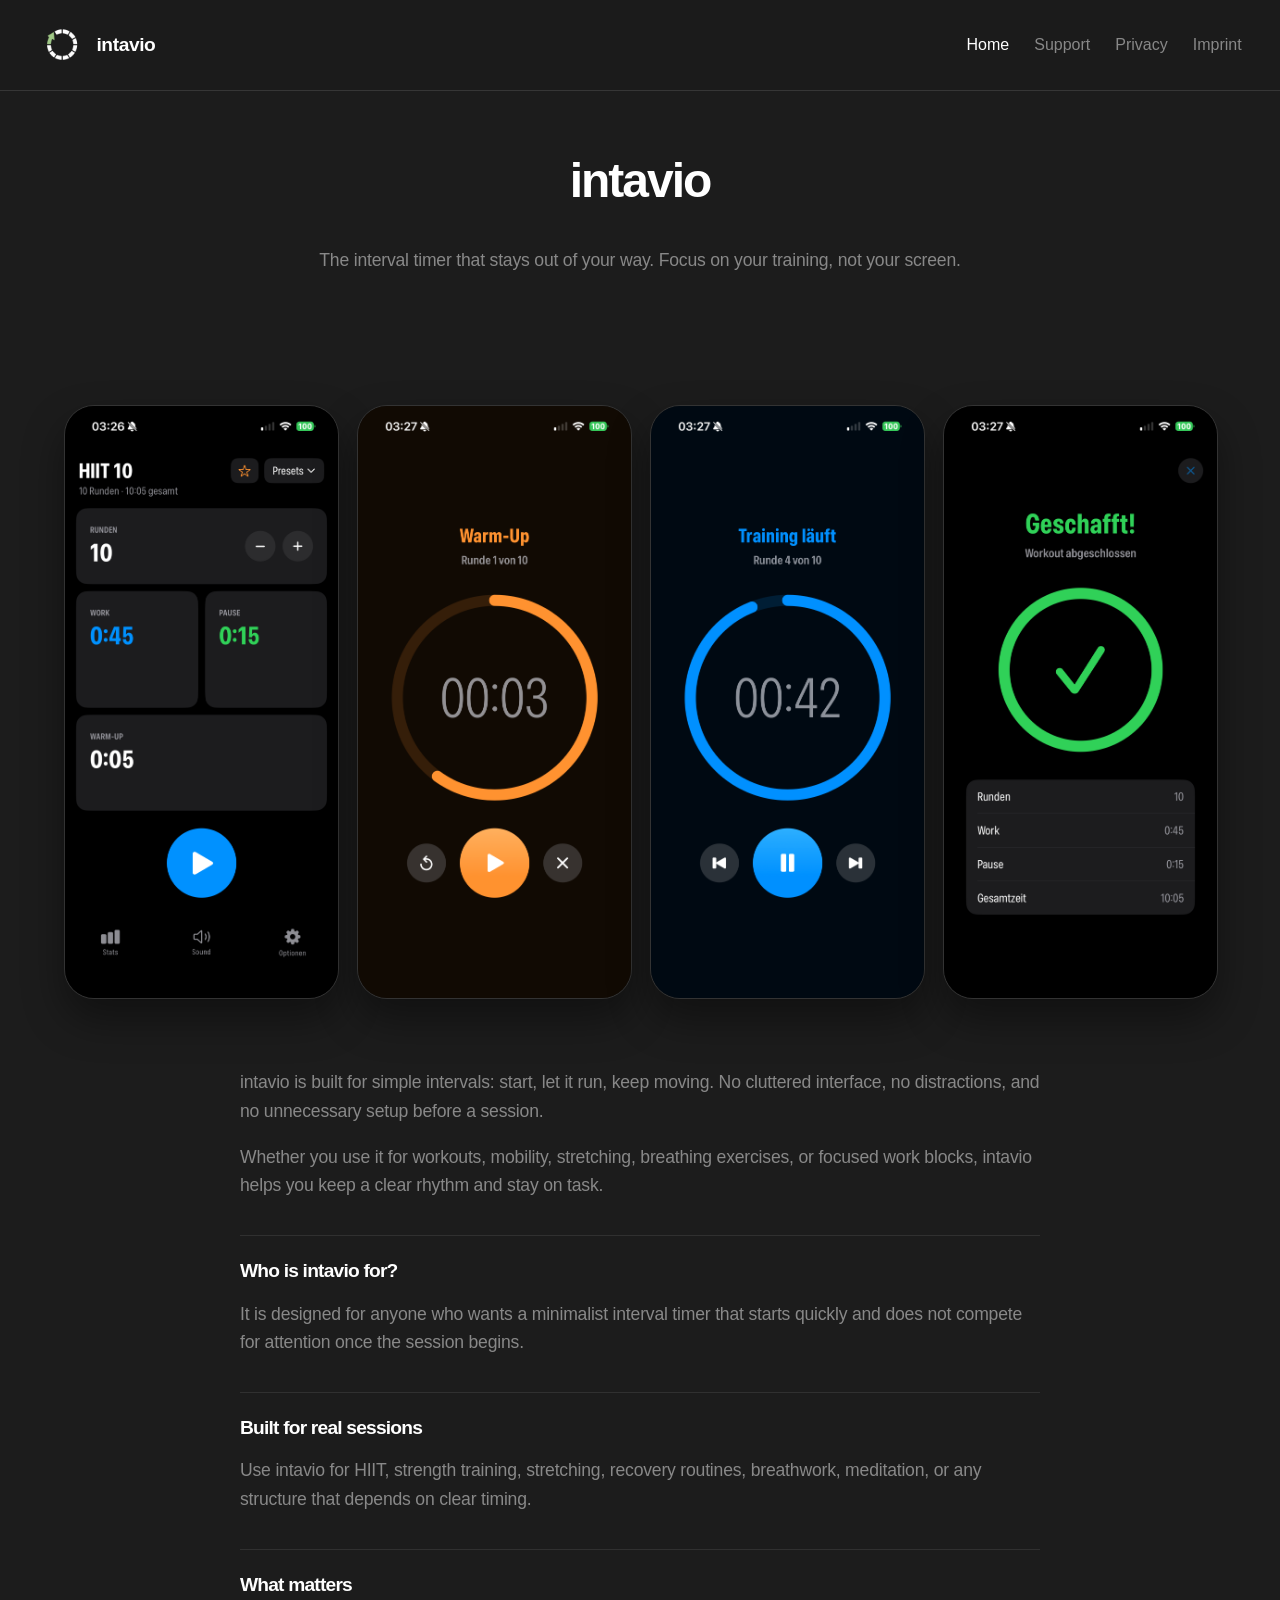
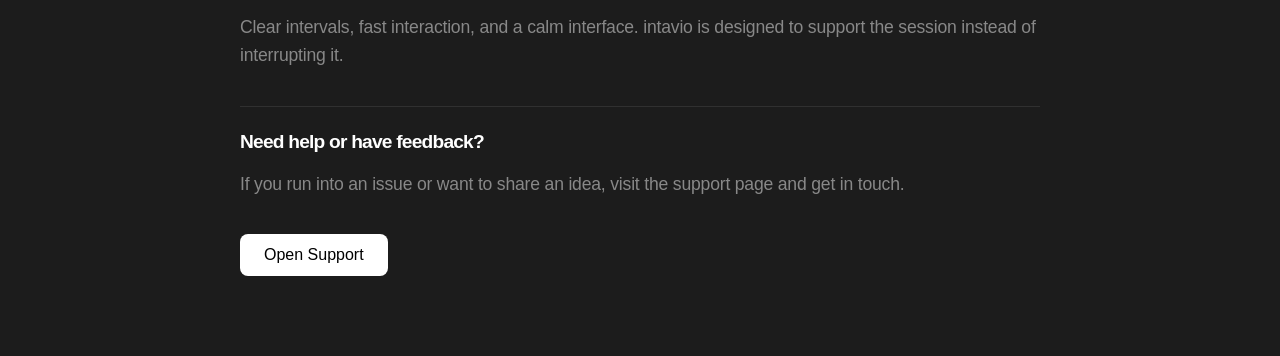
<file: index.html>
<!DOCTYPE html>
<html lang="en">
<head>
    <meta charset="UTF-8">
    <meta name="viewport" content="width=device-width, initial-scale=1.0">
    <title>intavio — Minimalist Interval Timer</title>
    <link rel="stylesheet" href="styles.css">
    <link rel="icon" type="image/png" href="favicon.png">
</head>
<body>

    <nav class="navbar">
        <a href="/" class="brand">
            <img src="logo_transparent.png" alt="intavio logo">
            <span>intavio</span>
        </a>
        
        <button class="menu-toggle" id="mobile-menu" type="button" aria-label="Open menu" aria-expanded="false" aria-controls="site-nav">
            <span class="bar"></span>
            <span class="bar"></span>
            <span class="bar"></span>
        </button>

        <ul class="nav-links" id="site-nav">
            <li><a href="/" class="active">Home</a></li>
            <li><a href="support.html">Support</a></li>
            <li><a href="privacy.html">Privacy</a></li>
            <li><a href="imprint.html">Imprint</a></li>
        </ul>
    </nav>

    <section class="hero">
        <h1>intavio</h1>
        <p>The interval timer that stays out of your way. Focus on your training, not your screen.</p>
    </section>

    <section class="app-showcase">
        <div class="screenshot-grid">
            <div class="screenshot-item">
                <img src="screen1.png" alt="intavio setup screen">
            </div>
            <div class="screenshot-item">
                <img src="screen2.png" alt="intavio warm-up">
            </div>
            <div class="screenshot-item">
                <img src="screen3.png" alt="intavio training">
            </div>
            <div class="screenshot-item">
                <img src="screen4.png" alt="intavio finish">
            </div>
        </div>
    </section>

    <section class="content home-content">
        <p>
            intavio is built for simple intervals: start, let it run, keep moving.
            No cluttered interface, no distractions, and no unnecessary setup before a session.
        </p>
        <p>
            Whether you use it for workouts, mobility, stretching, breathing exercises,
            or focused work blocks, intavio helps you keep a clear rhythm and stay on task.
        </p>
        <div class="info-block">
            <h2>Who is intavio for?</h2>
            <p>
                It is designed for anyone who wants a minimalist interval timer that starts quickly
                and does not compete for attention once the session begins.
            </p>
        </div>
        <div class="info-block">
            <h2>Built for real sessions</h2>
            <p>
                Use intavio for HIIT, strength training, stretching, recovery routines,
                breathwork, meditation, or any structure that depends on clear timing.
            </p>
        </div>
        <div class="info-block">
            <h2>What matters</h2>
            <p>
                Clear intervals, fast interaction, and a calm interface.
                intavio is designed to support the session instead of interrupting it.
            </p>
        </div>
        <div class="info-block">
            <h2>Need help or have feedback?</h2>
            <p>
                If you run into an issue or want to share an idea,
                visit the support page and get in touch.
            </p>
            <a href="support.html" class="cta-button">Open Support</a>
        </div>
    </section>

    <script src="site.js"></script>
</body>
</html>
</file>
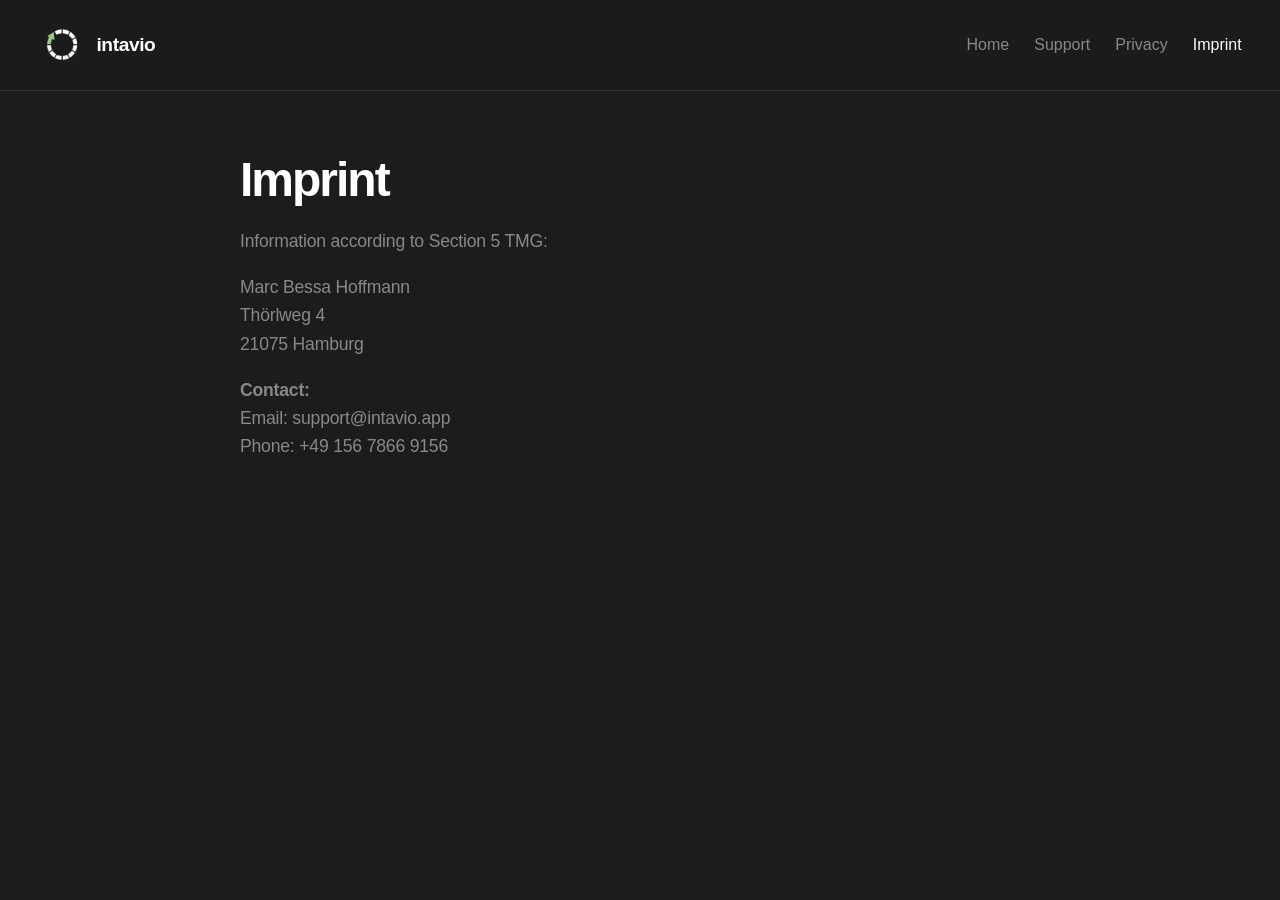
<file: imprint.html>
<!DOCTYPE html>
<html lang="en">
<head>
    <meta charset="UTF-8">
    <meta name="viewport" content="width=device-width, initial-scale=1.0">
    <title>Imprint — intavio</title>
    <link rel="stylesheet" href="styles.css">
    <link rel="icon" type="image/png" href="favicon.png">
</head>
<body class="subpage">
    <nav class="navbar">
        <a href="/" class="brand">
            <img src="logo_transparent.png" alt="intavio logo">
            <span>intavio</span>
        </a>

        <button class="menu-toggle" id="mobile-menu" type="button" aria-label="Open menu" aria-expanded="false" aria-controls="site-nav">
            <span class="bar"></span>
            <span class="bar"></span>
            <span class="bar"></span>
        </button>

        <ul class="nav-links" id="site-nav">
            <li><a href="/">Home</a></li>
            <li><a href="support.html">Support</a></li>
            <li><a href="privacy.html">Privacy</a></li>
            <li><a href="imprint.html" class="active">Imprint</a></li>
        </ul>
    </nav>

    <main class="content">
        <h1>Imprint</h1>
        <p>Information according to Section 5 TMG:</p>
        <p>
            Marc Bessa Hoffmann<br>
            Thörlweg 4<br>
            21075 Hamburg<br>
        </p>
        <p><strong>Contact:</strong><br>
        Email: support@intavio.app<br>
        Phone: +49 156 7866 9156</p>
    </main>
    <script src="site.js"></script>
</body>
</html>
</file>
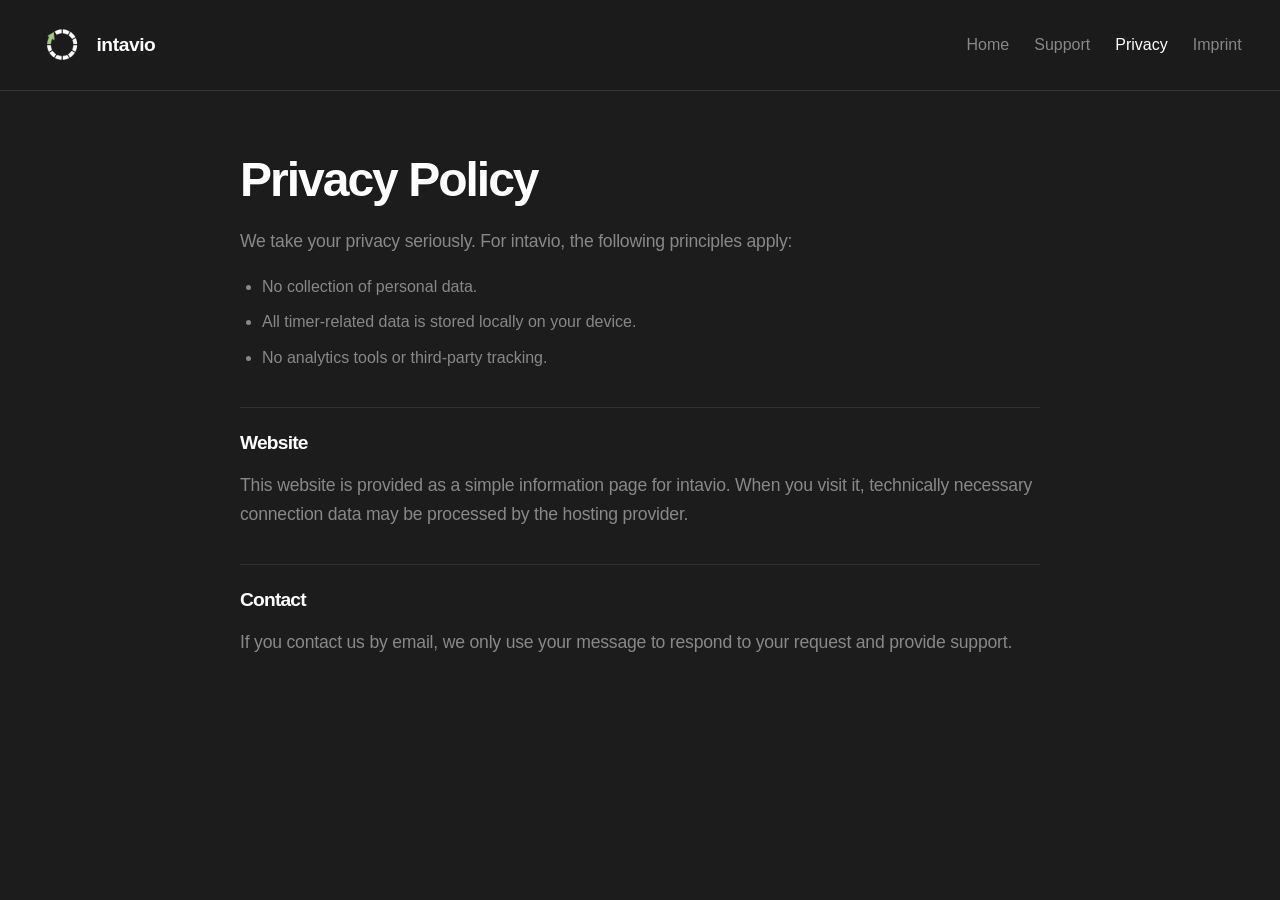
<file: privacy.html>
<!DOCTYPE html>
<html lang="en">
<head>
    <meta charset="UTF-8">
    <meta name="viewport" content="width=device-width, initial-scale=1.0">
    <title>Privacy — intavio</title>
    <link rel="stylesheet" href="styles.css">
    <link rel="icon" type="image/png" href="favicon.png">
</head>
<body class="subpage">
    <nav class="navbar">
        <a href="/" class="brand">
            <img src="logo_transparent.png" alt="intavio logo">
            <span>intavio</span>
        </a>

        <button class="menu-toggle" id="mobile-menu" type="button" aria-label="Open menu" aria-expanded="false" aria-controls="site-nav">
            <span class="bar"></span>
            <span class="bar"></span>
            <span class="bar"></span>
        </button>

        <ul class="nav-links" id="site-nav">
            <li><a href="/">Home</a></li>
            <li><a href="support.html">Support</a></li>
            <li><a href="privacy.html" class="active">Privacy</a></li>
            <li><a href="imprint.html">Imprint</a></li>
        </ul>
    </nav>

    <main class="content">
        <h1>Privacy Policy</h1>
        <p>We take your privacy seriously. For intavio, the following principles apply:</p>
        <ul>
            <li>No collection of personal data.</li>
            <li>All timer-related data is stored locally on your device.</li>
            <li>No analytics tools or third-party tracking.</li>
        </ul>
        <div class="info-block">
            <h2>Website</h2>
            <p>
                This website is provided as a simple information page for intavio.
                When you visit it, technically necessary connection data may be processed
                by the hosting provider.
            </p>
        </div>
        <div class="info-block">
            <h2>Contact</h2>
            <p>
                If you contact us by email, we only use your message
                to respond to your request and provide support.
            </p>
        </div>
    </main>
    <script src="site.js"></script>
</body>
</html>
</file>
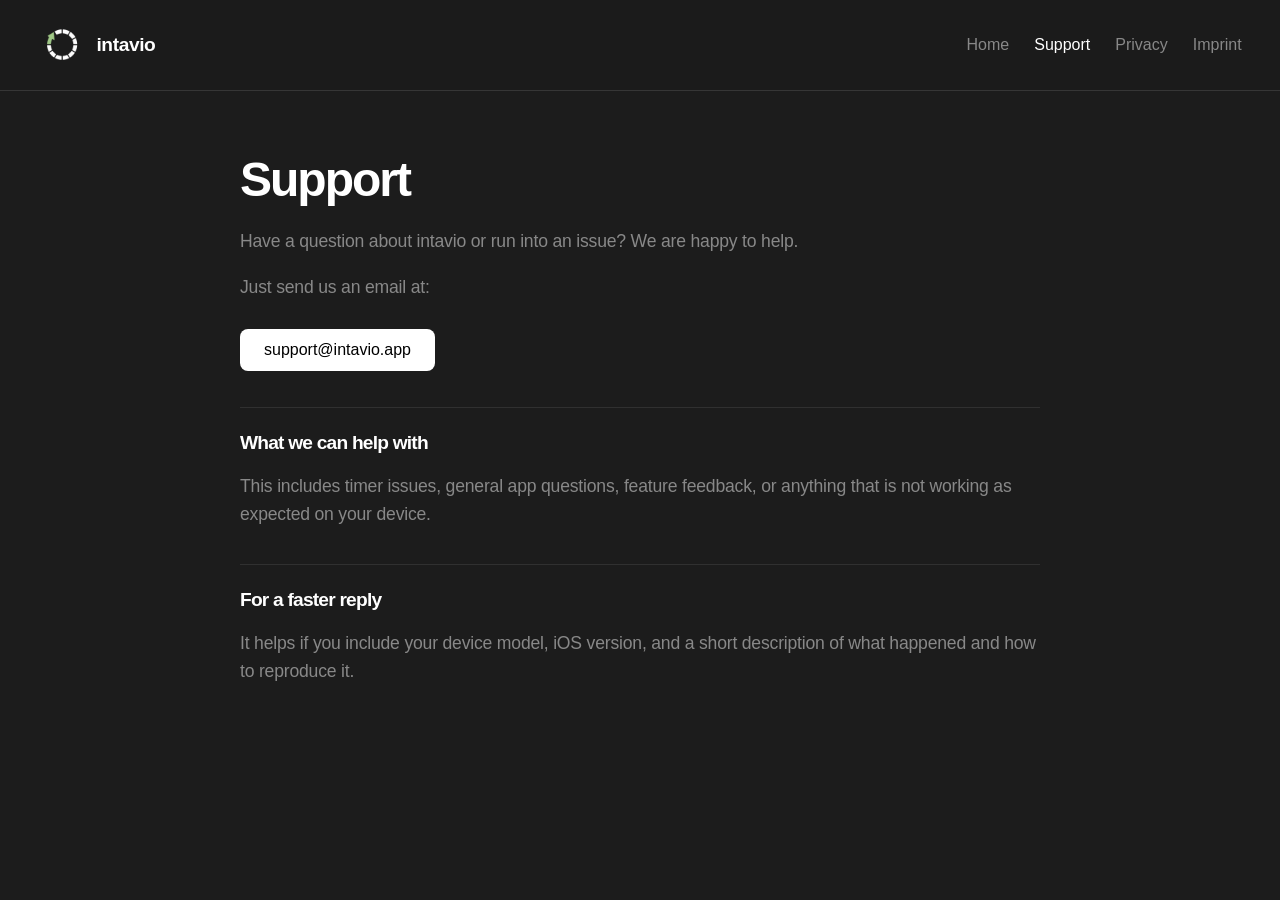
<file: support.html>
<!DOCTYPE html>
<html lang="en">
<head>
    <meta charset="UTF-8">
    <meta name="viewport" content="width=device-width, initial-scale=1.0">
    <title>Support — intavio</title>
    <link rel="stylesheet" href="styles.css">
    <link rel="icon" type="image/png" href="favicon.png">
</head>
<body class="subpage">
    <nav class="navbar">
        <a href="/" class="brand">
            <img src="logo_transparent.png" alt="intavio logo">
            <span>intavio</span>
        </a>

        <button class="menu-toggle" id="mobile-menu" type="button" aria-label="Open menu" aria-expanded="false" aria-controls="site-nav">
            <span class="bar"></span>
            <span class="bar"></span>
            <span class="bar"></span>
        </button>

        <ul class="nav-links" id="site-nav">
            <li><a href="/">Home</a></li>
            <li><a href="support.html" class="active">Support</a></li>
            <li><a href="privacy.html">Privacy</a></li>
            <li><a href="imprint.html">Imprint</a></li>
        </ul>
    </nav>

    <main class="content">
        <h1>Support</h1>
        <p>Have a question about intavio or run into an issue? We are happy to help.</p>
        <p>Just send us an email at:</p>
        <a href="mailto:support@intavio.app" class="cta-button">support@intavio.app</a>
        <div class="info-block">
            <h2>What we can help with</h2>
            <p>
                This includes timer issues, general app questions, feature feedback,
                or anything that is not working as expected on your device.
            </p>
        </div>
        <div class="info-block">
            <h2>For a faster reply</h2>
            <p>
                It helps if you include your device model, iOS version,
                and a short description of what happened and how to reproduce it.
            </p>
        </div>
    </main>
    <script src="site.js"></script>
</body>
</html>
</file>
<file: styles.css>
/* Global styles */
body {
    font-family: -apple-system, BlinkMacSystemFont, "Segoe UI", Roboto, sans-serif;
    background-color: #1c1c1c;
    color: #fff;
    margin: 0;
    padding: 0;
}

/* Navigation */
.navbar {
    display: flex;
    justify-content: space-between;
    align-items: center;
    padding: 20px 3%;
    background: rgba(28, 28, 28, 0.9);
    backdrop-filter: blur(15px);
    position: fixed;
    top: 0;
    width: 100%;
    box-sizing: border-box;
    z-index: 1000;
    border-bottom: 0.5px solid #363636;
}

.brand {
    display: flex;
    align-items: center;
    gap: 10px;
    text-decoration: none;
    color: #fff;
    font-weight: 600;
    font-size: 1.2rem;
    letter-spacing: -0.4px;
}

.brand img {
    width: 48px;
    height: 48px;
    object-fit: contain;
}

.nav-links {
    display: flex;
    list-style: none;
}

.nav-links li {
    margin-left: 25px;
}

.nav-links a {
    color: #888;
    text-decoration: none;
    font-size: 1rem;
    transition: 0.3s;
}

.nav-links a:hover {
    color: #fff;
}

.nav-links a.active {
    color: #fff;
}

/* Hamburger menu */
.menu-toggle {
    display: none;
    flex-direction: column;
    cursor: pointer;
    background: none;
    border: none;
}

.bar {
    width: 22px;
    height: 2px;
    background: #fff;
    margin: 3px 0;
    transition: 0.3s;
}

/* Content sections */
.hero {
    height: 45vh;
    display: flex;
    flex-direction: column;
    align-items: center;
    justify-content: center;
    text-align: center;
}

.content {
    padding: 120px 10% 40px;
    max-width: 800px;
    margin: auto;
}

.home-content {
    padding-top: 8px;
    padding-bottom: 80px;
}

h1 {
    font-size: 3rem;
    margin-bottom: 20px;
    letter-spacing: -2px;
    font-weight: 600;
}

p {
    color: #888;
    line-height: 1.6;
    font-size: 1.1rem;
    letter-spacing: -0.2px;
}

.content p+p {
    margin-top: 18px;
}

.content ul {
    color: #888;
    line-height: 1.7;
    padding-left: 22px;
    margin: 18px 0;
}

.content li+li {
    margin-top: 8px;
}

.info-block {
    margin-top: 36px;
    padding-top: 24px;
    border-top: 1px solid #303030;
}

.info-block h2 {
    font-size: 1.2rem;
    margin: 0 0 12px;
    font-weight: 600;
    letter-spacing: -0.8px;
}

/* Buttons */
.cta-button {
    background: #fff;
    color: #000;
    padding: 12px 24px;
    border-radius: 8px;
    text-decoration: none;
    font-weight: 500;
    display: inline-block;
    margin-top: 10px;
}

.home-content .cta-button {
    margin-top: 18px;
}

/* screenshot showcase */
.app-showcase {
    padding: 0 5% 40px 5%;
    display: flex;
    justify-content: center;
}

.screenshot-grid {
    display: grid;
    grid-template-columns: repeat(4, 1fr);
    /* 4 nebeneinander auf desktop */
    gap: 20px;
    max-width: 1200px;
}

.screenshot-item img {
    width: 100%;
    height: auto;
    border-radius: 30px;
    /* rundungen passend zum iphone-look */
    border: 1px solid #333;
    /* dezenter rahmen, damit die ränder bei dunkler app sichtbar sind */
    box-shadow: 0 20px 40px rgba(0, 0, 0, 0.4);
    transition: transform 0.3s ease;
}

.screenshot-item img:hover {
    transform: scale(1.02);
    /* minimales reinzoomen beim drüberfahren */
}

/* Mobile */
@media screen and (max-width: 768px) {
    .screenshot-grid {
        grid-template-columns: repeat(2, 1fr);
        /* 2x2 grid auf dem handy */
        gap: 15px;
    }

    .hero {
        height: auto;
        margin-top: 80px;
        padding: 130px 20px 28px 20px;
    }

    .menu-toggle {
        display: flex;
        position: relative;
        z-index: 1101;
        padding: 10px;
        margin-right: -10px;
        touch-action: manipulation;
    }

    .nav-links {
        position: fixed;
        top: 0;
        right: -100%;
        height: 100vh;
        width: min(78vw, 320px);
        margin: 0;
        padding: 0;
        background: #1c1c1c;
        flex-direction: column;
        justify-content: center;
        align-items: center;
        transition: right 0.3s ease;
        z-index: 1100;
        box-shadow: -20px 0 40px rgba(0, 0, 0, 0.28);
    }

    .nav-links.is-active {
        right: 0;
    }

    .nav-links li {
        margin: 18px 0;
    }

    .nav-links a {
        font-size: 1.45rem;
    }

    .menu-toggle.is-active .bar:nth-child(1) {
        transform: translateY(8px) rotate(45deg);
    }

    .menu-toggle.is-active .bar:nth-child(2) {
        opacity: 0;
    }

    .menu-toggle.is-active .bar:nth-child(3) {
        transform: translateY(-8px) rotate(-45deg);
    }

    .content {
        padding: 110px 8% 36px;
    }

    .hero {
        padding: 0 8%;
    }

    .home-content {
        padding-top: 0;
    }

    .app-showcase {
        padding: 0 5% 28px 5%;
    }
}
</file>
